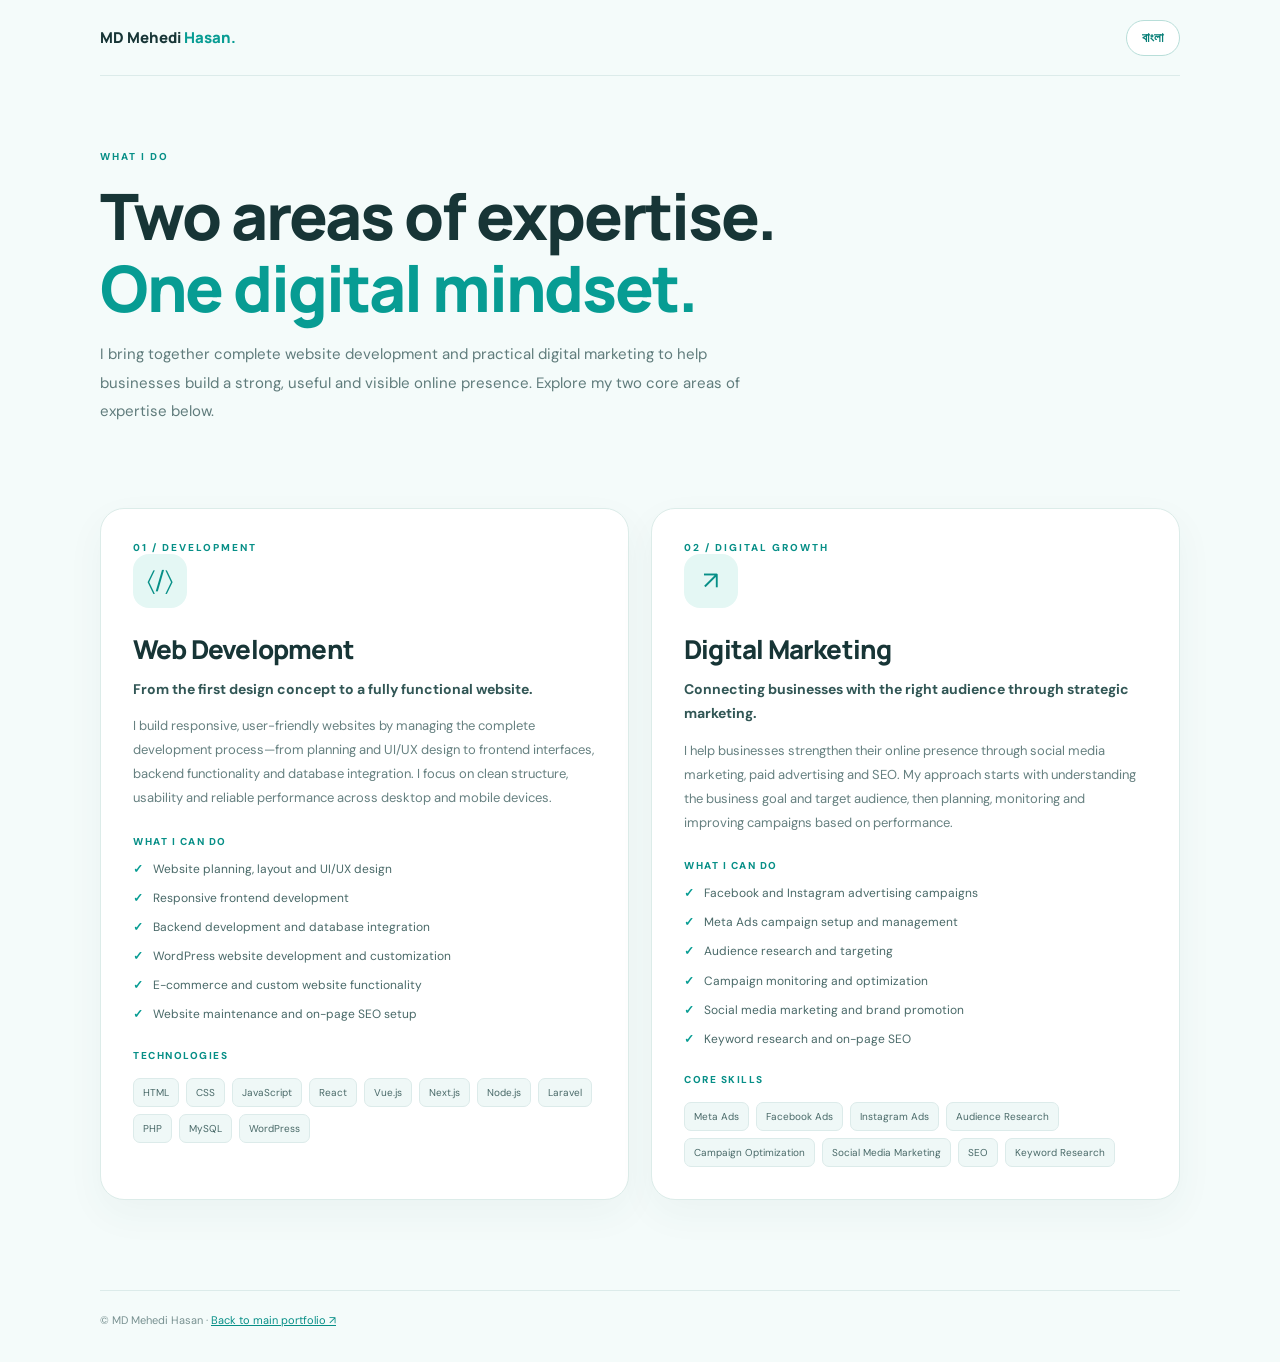
<file: expertise-preview.html>
<!doctype html>
<html lang="en">
<head>
<meta charset="utf-8"><meta name="viewport" content="width=device-width,initial-scale=1">
<meta name="description" content="Explore the Web Development and Digital Marketing expertise of MD Mehedi Hasan, including full-stack website development, WordPress, Meta Ads, social media marketing and SEO in Bangladesh.">
<title>Expertise | MD Mehedi Hasan</title>
<link rel="preconnect" href="https://fonts.googleapis.com"><link href="https://fonts.googleapis.com/css2?family=DM+Sans:wght@400;500;600;700;800&family=Manrope:wght@500;600;700;800&display=swap" rel="stylesheet">
<style>
*{box-sizing:border-box}html{scroll-behavior:smooth}body{margin:0;background:#f4fbfa;color:#173536;font-family:"DM Sans",sans-serif}.wrap{width:min(1080px,90%);margin:auto}header{height:76px;display:flex;align-items:center;justify-content:space-between;border-bottom:1px solid #dcebea}.brand{font:800 15px Manrope;color:#173536}.brand span{color:#079c93}.lang{border:1px solid #b8ded9;background:#fff;color:#087f78;border-radius:24px;padding:9px 15px;font-weight:700;cursor:pointer}.hero{padding:74px 0 45px}.eyebrow,.number{font-size:10px;letter-spacing:2px;font-weight:800;color:#078f87}.hero h1{font:800 clamp(36px,6vw,64px)/1.12 Manrope;letter-spacing:-2px;margin:17px 0}.hero h1 em{font-style:normal;color:#079c93}.hero p{max-width:680px;color:#607c7c;line-height:1.9;font-size:15px}.expertise{display:grid;grid-template-columns:1fr 1fr;gap:22px;padding:22px 0 90px}.card{position:relative;overflow:hidden;background:#fff;border:1px solid #dcece9;border-radius:24px;padding:32px;box-shadow:0 14px 38px #285c580c;transition:.25s}.card:hover{transform:translateY(-5px);border-color:#9bd9d2;box-shadow:0 20px 45px #285c5815}.icon{width:54px;height:54px;display:grid;place-items:center;border-radius:16px;background:#e4f7f4;color:#078f87;font-size:25px}.card h2{font:800 26px Manrope;letter-spacing:-.8px;margin:23px 0 10px}.card .lead{color:#315655;font-size:14px;font-weight:700;line-height:1.75}.card p{font-size:13px;line-height:1.85;color:#668080}.card h3{font:800 10px "DM Sans";letter-spacing:1.5px;color:#078f87;margin:24px 0 12px}.list{display:grid;gap:10px;margin:0;padding:0;list-style:none}.list li{display:flex;gap:10px;color:#496968;font-size:12px;line-height:1.6}.list li:before{content:"✓";color:#079c93;font-weight:800}.tags{display:flex;flex-wrap:wrap;gap:7px;margin-top:16px}.tags span{font-size:10px;color:#496968;background:#eff8f7;border:1px solid #dcebea;border-radius:7px;padding:7px 9px}.foot{border-top:1px solid #dcebea;padding:22px 0 35px;color:#789191;font-size:11px}@media(max-width:720px){.hero{padding:52px 0 25px}.expertise{grid-template-columns:1fr;gap:16px;padding-bottom:60px}.card{padding:25px}.card h2{font-size:23px}.hero p{font-size:13px}}
</style>
</head>
<body>
<header class="wrap"><a class="brand" href="https://mehedihasan5235.github.io/" style="text-decoration:none">MD Mehedi <span>Hasan.</span></a><button class="lang" id="lang">বাংলা</button></header>
<main class="wrap">
<section class="hero"><div class="eyebrow" data-en="WHAT I DO" data-bn="আমি যা করি">WHAT I DO</div><h1 data-en="Two areas of expertise.<br><em>One digital mindset.</em>" data-bn="দুটি কাজের ক্ষেত্র।<br><em>একটি ডিজিটাল দক্ষতা।</em>">Two areas of expertise.<br><em>One digital mindset.</em></h1><p data-en="I bring together complete website development and practical digital marketing to help businesses build a strong, useful and visible online presence. Explore my two core areas of expertise below." data-bn="ব্যবসার জন্য কার্যকর ও শক্তিশালী অনলাইন উপস্থিতি তৈরি করতে আমি সম্পূর্ণ ওয়েবসাইট ডেভেলপমেন্ট এবং ডিজিটাল মার্কেটিং—দুটি ক্ষেত্রেই কাজ করি। নিচে আমার প্রধান দুটি দক্ষতার ক্ষেত্র দেখুন।">I bring together complete website development and practical digital marketing to help businesses build a strong, useful and visible online presence. Explore my two core areas of expertise below.</p></section>
<section class="expertise">
<article class="card"><div class="number">01 / DEVELOPMENT</div><div class="icon">〈/〉</div><h2 data-en="Web Development" data-bn="ওয়েব ডেভেলপমেন্ট">Web Development</h2><div class="lead" data-en="From the first design concept to a fully functional website." data-bn="প্রাথমিক ডিজাইন থেকে সম্পূর্ণ কার্যকর ওয়েবসাইট তৈরি পর্যন্ত।">From the first design concept to a fully functional website.</div><p data-en="I build responsive, user-friendly websites by managing the complete development process—from planning and UI/UX design to frontend interfaces, backend functionality and database integration. I focus on clean structure, usability and reliable performance across desktop and mobile devices." data-bn="পরিকল্পনা ও UI/UX ডিজাইন থেকে ফ্রন্টএন্ড, ব্যাকএন্ডের কার্যকারিতা এবং ডেটাবেজ ইন্টিগ্রেশন পর্যন্ত সম্পূর্ণ প্রক্রিয়ায় রেসপনসিভ ও ব্যবহারবান্ধব ওয়েবসাইট তৈরি করি। ডেস্কটপ ও মোবাইলে পরিষ্কার ডিজাইন, ব্যবহারযোগ্যতা এবং নির্ভরযোগ্য পারফরম্যান্সে গুরুত্ব দিই।">I build responsive, user-friendly websites by managing the complete development process—from planning and UI/UX design to frontend interfaces, backend functionality and database integration. I focus on clean structure, usability and reliable performance across desktop and mobile devices.</p><h3 data-en="WHAT I CAN DO" data-bn="যেসব কাজ করতে পারি">WHAT I CAN DO</h3><ul class="list"><li data-en="Website planning, layout and UI/UX design" data-bn="ওয়েবসাইট পরিকল্পনা, লেআউট ও UI/UX ডিজাইন">Website planning, layout and UI/UX design</li><li data-en="Responsive frontend development" data-bn="রেসপনসিভ ফ্রন্টএন্ড ডেভেলপমেন্ট">Responsive frontend development</li><li data-en="Backend development and database integration" data-bn="ব্যাকএন্ড ডেভেলপমেন্ট ও ডেটাবেজ ইন্টিগ্রেশন">Backend development and database integration</li><li data-en="WordPress website development and customization" data-bn="WordPress ওয়েবসাইট তৈরি ও কাস্টমাইজেশন">WordPress website development and customization</li><li data-en="E-commerce and custom website functionality" data-bn="ই-কমার্স ও কাস্টম ওয়েবসাইট ফিচার তৈরি">E-commerce and custom website functionality</li><li data-en="Website maintenance and on-page SEO setup" data-bn="ওয়েবসাইট মেইনটেন্যান্স ও অন-পেজ SEO সেটআপ">Website maintenance and on-page SEO setup</li></ul><h3 data-en="TECHNOLOGIES" data-bn="প্রযুক্তি">TECHNOLOGIES</h3><div class="tags"><span>HTML</span><span>CSS</span><span>JavaScript</span><span>React</span><span>Vue.js</span><span>Next.js</span><span>Node.js</span><span>Laravel</span><span>PHP</span><span>MySQL</span><span>WordPress</span></div></article>
<article class="card"><div class="number">02 / DIGITAL GROWTH</div><div class="icon">↗</div><h2 data-en="Digital Marketing" data-bn="ডিজিটাল মার্কেটিং">Digital Marketing</h2><div class="lead" data-en="Connecting businesses with the right audience through strategic marketing." data-bn="পরিকল্পিত মার্কেটিংয়ের মাধ্যমে ব্যবসাকে সঠিক অডিয়েন্সের সঙ্গে যুক্ত করা।">Connecting businesses with the right audience through strategic marketing.</div><p data-en="I help businesses strengthen their online presence through social media marketing, paid advertising and SEO. My approach starts with understanding the business goal and target audience, then planning, monitoring and improving campaigns based on performance." data-bn="সোশ্যাল মিডিয়া মার্কেটিং, পেইড বিজ্ঞাপন এবং SEO-এর মাধ্যমে ব্যবসার অনলাইন উপস্থিতি বাড়াতে কাজ করি। প্রথমে ব্যবসার লক্ষ্য ও টার্গেট অডিয়েন্স বুঝে ক্যাম্পেইন পরিকল্পনা করি, এরপর পারফরম্যান্স পর্যবেক্ষণ ও বিশ্লেষণ করে উন্নতির কাজ করি।">I help businesses strengthen their online presence through social media marketing, paid advertising and SEO. My approach starts with understanding the business goal and target audience, then planning, monitoring and improving campaigns based on performance.</p><h3 data-en="WHAT I CAN DO" data-bn="যেসব কাজ করতে পারি">WHAT I CAN DO</h3><ul class="list"><li data-en="Facebook and Instagram advertising campaigns" data-bn="Facebook ও Instagram বিজ্ঞাপন ক্যাম্পেইন">Facebook and Instagram advertising campaigns</li><li data-en="Meta Ads campaign setup and management" data-bn="Meta Ads ক্যাম্পেইন সেটআপ ও পরিচালনা">Meta Ads campaign setup and management</li><li data-en="Audience research and targeting" data-bn="অডিয়েন্স রিসার্চ ও টার্গেটিং">Audience research and targeting</li><li data-en="Campaign monitoring and optimization" data-bn="ক্যাম্পেইন পর্যবেক্ষণ ও অপটিমাইজেশন">Campaign monitoring and optimization</li><li data-en="Social media marketing and brand promotion" data-bn="সোশ্যাল মিডিয়া মার্কেটিং ও ব্র্যান্ড প্রমোশন">Social media marketing and brand promotion</li><li data-en="Keyword research and on-page SEO" data-bn="কিওয়ার্ড রিসার্চ ও অন-পেজ SEO">Keyword research and on-page SEO</li></ul><h3 data-en="CORE SKILLS" data-bn="মূল দক্ষতা">CORE SKILLS</h3><div class="tags"><span>Meta Ads</span><span>Facebook Ads</span><span>Instagram Ads</span><span>Audience Research</span><span>Campaign Optimization</span><span>Social Media Marketing</span><span>SEO</span><span>Keyword Research</span></div></article>
</section>
</main><footer class="wrap foot">© MD Mehedi Hasan · <a href="https://mehedihasan5235.github.io/" style="color:#078f87">Back to main portfolio ↗</a></footer>
<script>
const btn=document.getElementById('lang');let bn=false;btn.addEventListener('click',()=>{bn=!bn;document.documentElement.lang=bn?'bn':'en';document.querySelectorAll('[data-en]').forEach(el=>el.innerHTML=bn?el.dataset.bn:el.dataset.en);btn.textContent=bn?'English':'বাংলা';document.title=bn?'দক্ষতা | MD Mehedi Hasan':'Expertise | MD Mehedi Hasan';});
</script>
</body></html>
</file>
